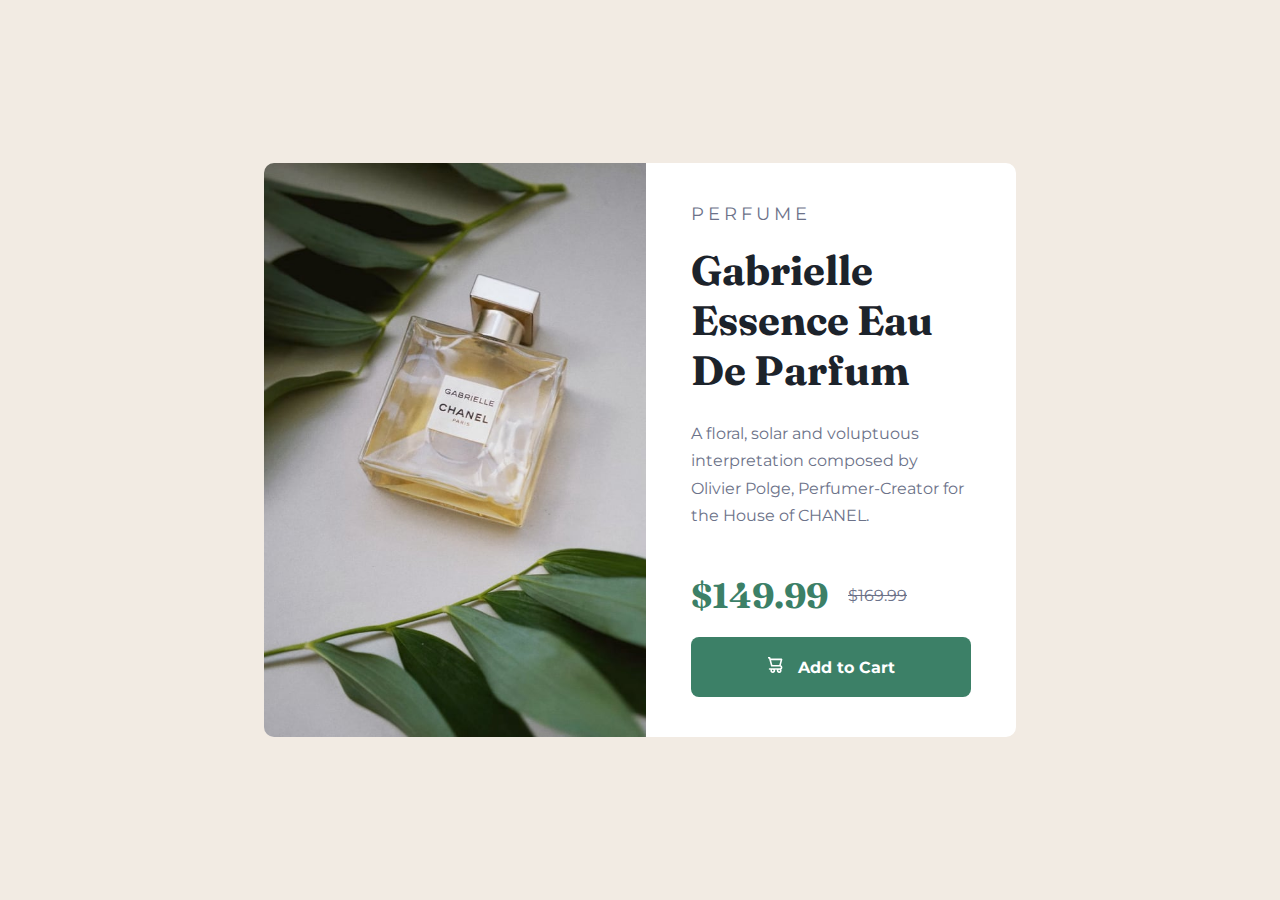
<file: index.html>
<!DOCTYPE html>
<html lang="en">
<head>
  <meta charset="UTF-8">
  <meta name="viewport" content="width=device-width, initial-scale=1.0"> <!-- displays site properly based on user's device -->
  <link rel="preconnect" href="https://fonts.googleapis.com">
  <link rel="preconnect" href="https://fonts.gstatic.com" crossorigin>
  <link href="https://fonts.googleapis.com/css2?family=Montserrat:ital,wght@0,100..900;1,100..900&display=swap" rel="stylesheet">
  <link href="https://fonts.googleapis.com/css2?family=Fraunces:ital,opsz,wght@0,9..144,100..900;1,9..144,100..900&display=swap" rel="stylesheet">  
  <link rel="stylesheet" href="CSS/style.css">
  <title>Mohamed Biomy solution</title>
</head>


<body> 
  <div class="container">
    
    <div class="container__image-box">
      <!-- <img src="images/image-product-desktop.jpg" alt="" class="image-box__image"> -->
    </div>

    <div class="container__card">

      <p>Perfume</p>

      <h1>
        Gabrielle Essence Eau De Parfum
      </h1>

      <p>
        A floral, solar and voluptuous interpretation composed by Olivier Polge, 
        Perfumer-Creator for the House of CHANEL.
      </p>

      <div class="card__price">
        <span>$149.99</span><del>$169.99</del>
      </div>

      <div class="card__button">
        <img src="images/icon-cart.svg" alt="">
        Add to Cart
      </div>
    </div>

  </div>
</body>
</html>
</file>
<file: CSS/style.css>
:root {
--cyan: hsl(158, 36%, 37%);
--cream: hsl(30, 38%, 92%);
--darkBlue: hsl(212, 21%, 14%);
--grayishBlue: hsl(228, 12%, 48%);
--para: 14px;
--montserrat: "Montserrat", sans-serif;
--frances: "Fraunces", serif;
}

/* reset */

* {
    margin: 0;
    padding: 0;
    box-sizing: border-box;
}

body {
    display: flex;
    align-items: center;
    justify-content: center;
    height: 100vh;
    background-color: var(--cream);
    font-family: var(--montserrat);
}

.container {
    border-radius: 10px;
    overflow: hidden;
    display: flex;
}

.container__image-box {
    height: 573.5px;
    width: 382px;
    background-color: #1a4031;
    background-image: url(../images/image-product-desktop.jpg);
    background-position: center;
    background-size: cover;
}

/* .image-box__image {
    max-width: 100%;
    max-height: 100%;
} */

.container__card {
    background-color: white;
    padding: 40px 45px;
}

.container__card p:first-of-type {
    color: var(--grayishBlue);
    font-size: 18px;
    letter-spacing: 4px;
    text-transform: uppercase;
}

.container__card h1 {
    color: var(--darkBlue);
    font-size: 41px;
    max-width: 250px;
    font-family: var(--frances);
    font-weight: 700;
    margin: 20px 0 25px;
}

.container__card p:nth-of-type(2) {
    color: var(--grayishBlue);
    max-width: 280px;
    font-size: 16px;
    line-height: 1.7;
    margin-bottom: 45px;
}

.card__price {
    display: flex;
    align-items: center;
    margin-bottom: 20px;
}

.card__price span {
    color: var(--cyan);
    font-family: var(--frances);
    font-size: 35px;
    font-weight: 700;
    margin-right: 20px;
}

.card__price del {
    color: var(--grayishBlue);
    font-size: 16px;
}

.card__button {
    width: 100%;
    background-color: var(--cyan);
    color: white;
    font-size: 16px;
    font-weight: 700;
    border-radius: 8px;
    outline: none;
    border: none;
    text-align: center;
    vertical-align: middle;
    padding: 20px 0;
    cursor: pointer;
    transition: .3s;
}

.card__button:hover {
    background-color: #1a4031;
}

.card__button img {
    margin-right: 10px;
}

@media (max-width: 375px) {
    body {
        height: auto;
        padding: 40px 0;
    }
    .container {
        flex-direction: column;
        /* align-items: center; */
        width: 345px;
    }
    .container__image-box {
        background-image: url(../images/image-product-mobile.jpg);
        width: 100%;
        height: 241px;
    }
    .container__card {
        padding: 20px;
    }
    .container__card p:first-of-type {
        font-size: 14px;
    }
    .container__card h1 {
        margin: 15px 0 17px;
        width: 100%;
        font-size: 35px;
    }
    .container__card p:nth-of-type(2) {
        max-width: 100%;
        font-size: 15px;
        line-height: 1.5;
        margin-bottom: 19px;
    }
}
</file>
